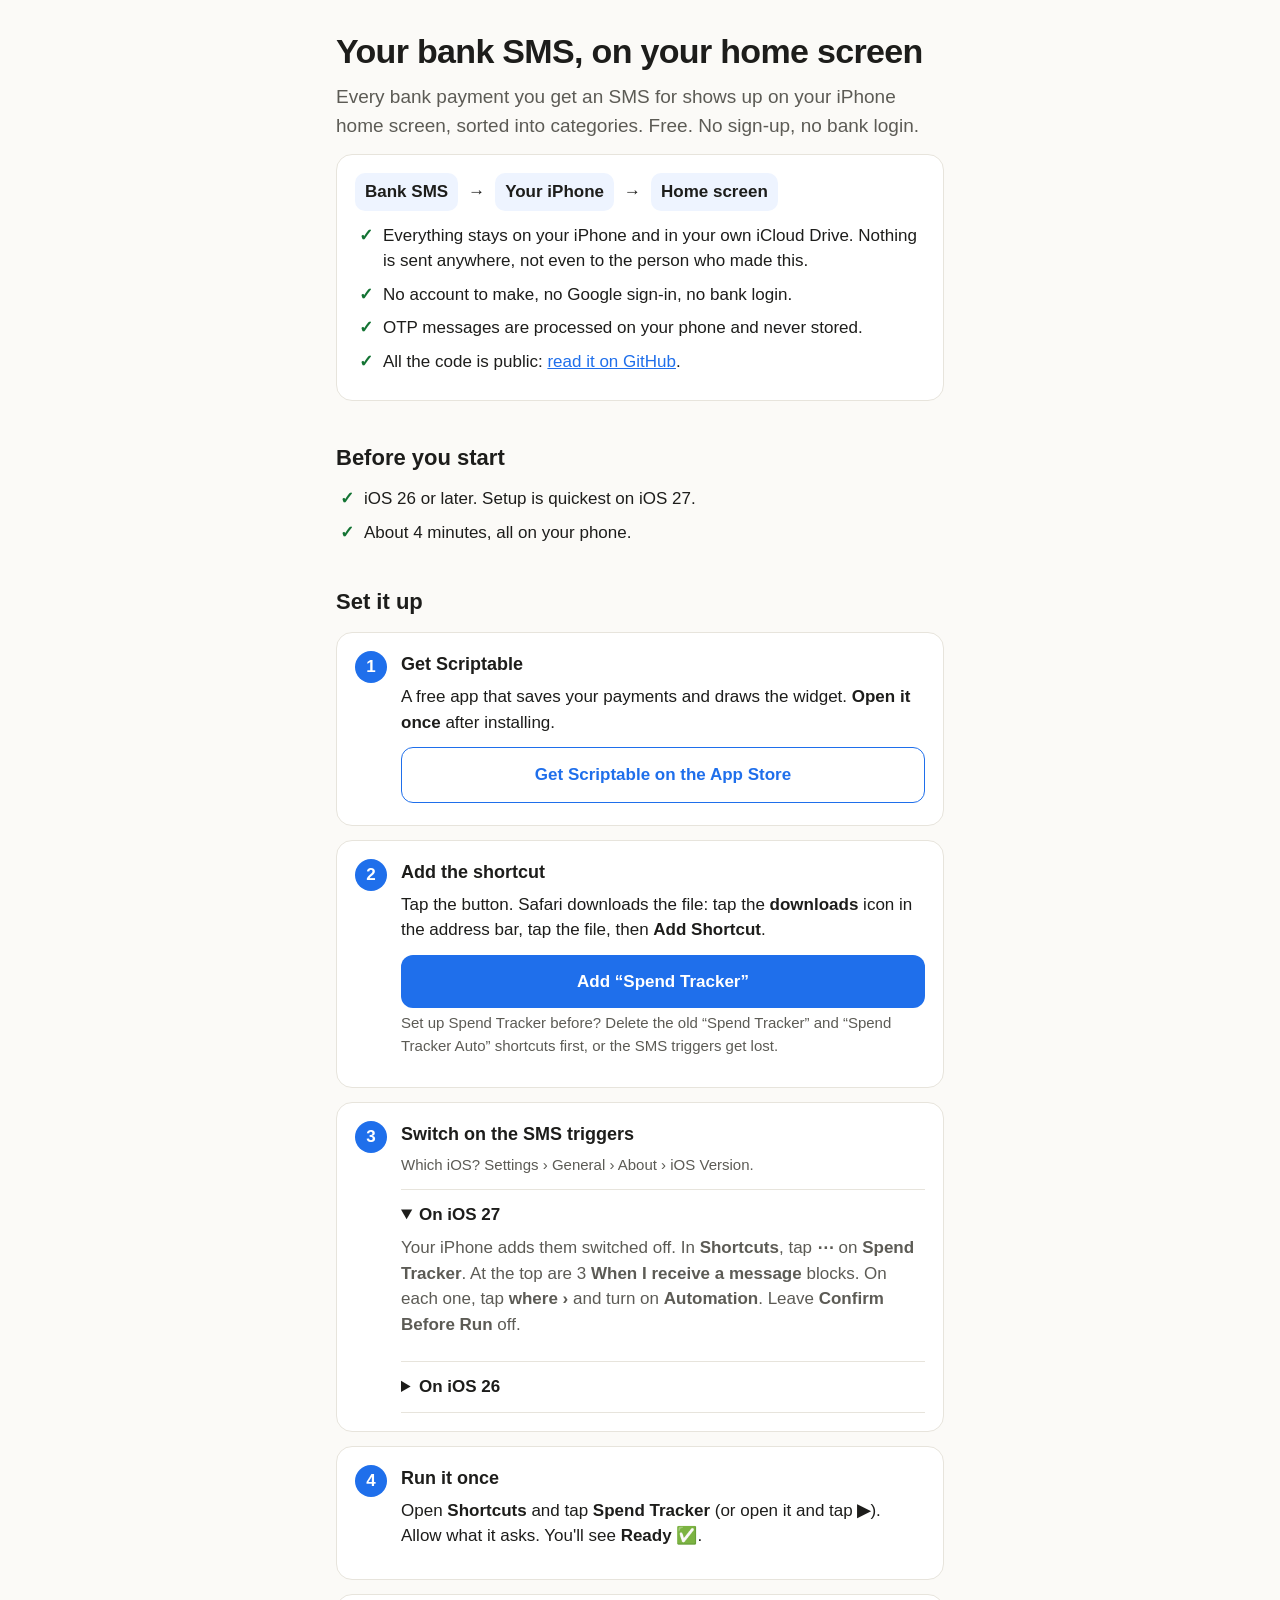
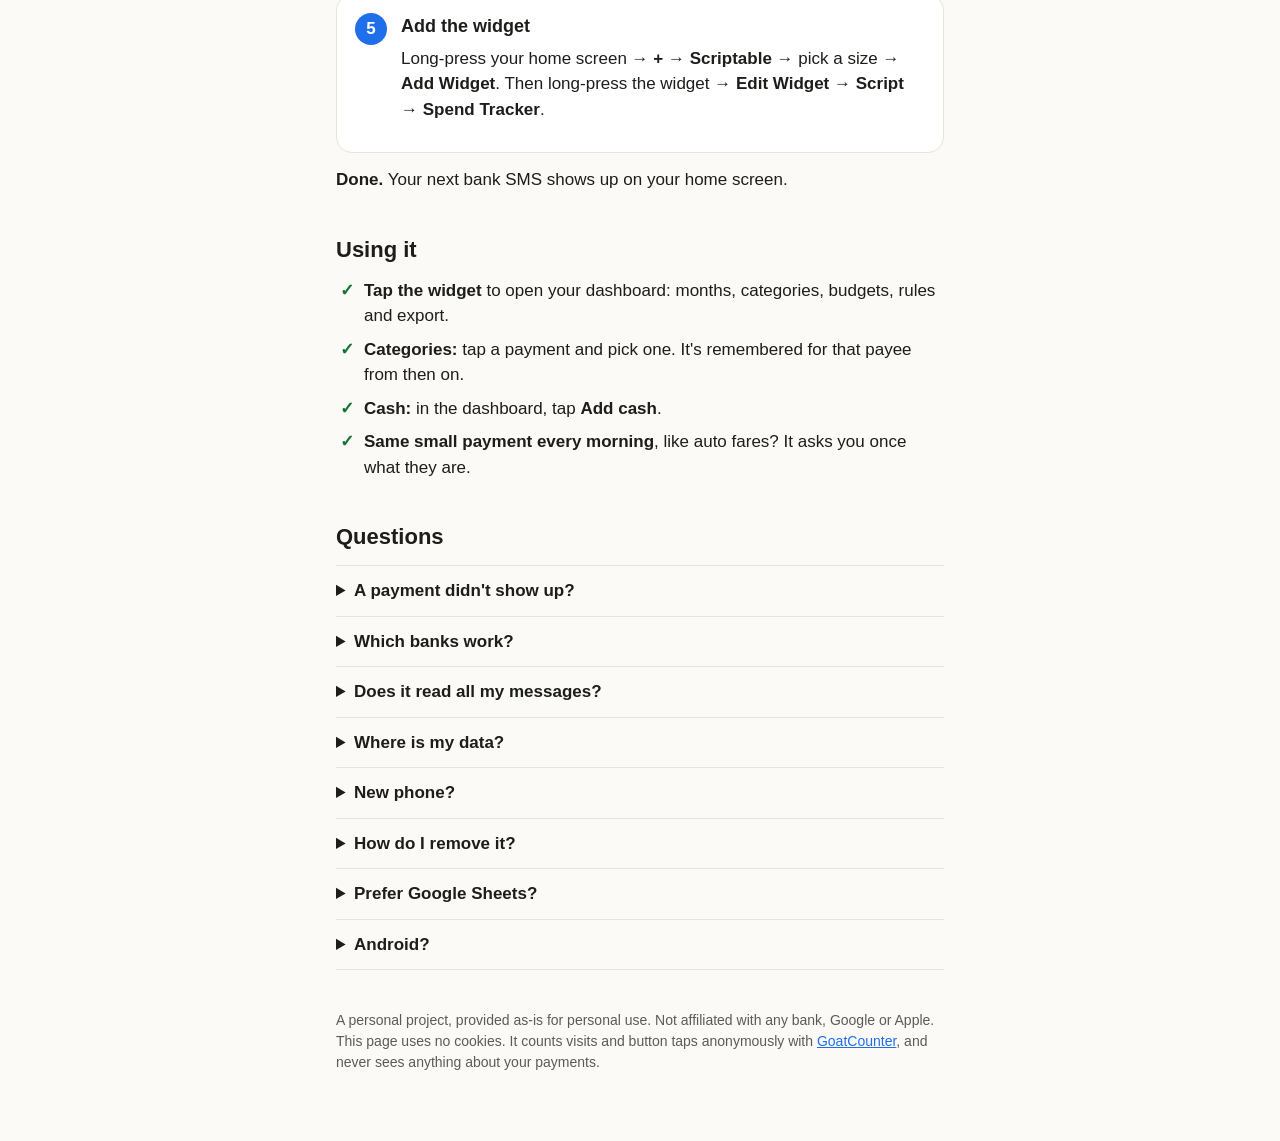
<file: index.html>
<!doctype html>
<html lang="en">
<head>
<meta charset="utf-8">
<meta name="viewport" content="width=device-width, initial-scale=1">
<title>Spend Tracker</title>
<meta name="description" content="Every bank payment you get an SMS for shows up on your iPhone home screen, sorted into categories. Free. No sign-up, no bank login.">
<link rel="stylesheet" href="style.css">
<script data-goatcounter="https://spendtracker.goatcounter.com/count" async src="https://gc.zgo.at/count.v5.js"
        integrity="sha384-atnOLvQb9t+jTSipvd75X2yginT4PjVbqDdlJAmxMm+wYElFmeR6EmLP5bYeoRVQ" crossorigin="anonymous"></script>
</head>
<body>
<main>
  <h1>Your bank SMS, on your home screen</h1>
  <p class="lede">Every bank payment you get an SMS for shows up on your iPhone home screen, sorted into categories. Free. No sign-up, no bank login.</p>

  <div class="card">
    <div class="flow"><span>Bank SMS</span> → <span>Your iPhone</span> → <span>Home screen</span></div>
    <ul class="checks">
      <li>Everything stays on your iPhone and in your own iCloud Drive. Nothing is sent anywhere, not even to the person who made this.</li>
      <li>No account to make, no Google sign-in, no bank login.</li>
      <li>OTP messages are processed on your phone and never stored.</li>
      <li>All the code is public: <a href="https://github.com/ismailwangde/spend-tracker">read it on GitHub</a>.</li>
    </ul>
  </div>

  <h2>Before you start</h2>
  <ul class="checks">
    <li>iOS 26 or later. Setup is quickest on iOS 27.</li>
    <li>About 4 minutes, all on your phone.</li>
  </ul>

  <h2>Set it up</h2>
  <ol class="steps">
    <li class="card">
      <h3>Get Scriptable</h3>
      <p>A free app that saves your payments and draws the widget. <b>Open it once</b> after installing.</p>
      <a class="btn secondary" data-goatcounter-click="get-scriptable" href="https://apps.apple.com/app/scriptable/id1405459188">Get Scriptable on the App Store</a>
    </li>
    <li class="card">
      <h3>Add the shortcut</h3>
      <p>Tap the button. Safari downloads the file: tap the <b class="ui">downloads</b> icon in the address bar, tap the file, then <b class="ui">Add Shortcut</b>.</p>
      <a class="btn" data-goatcounter-click="add-shortcut" href="shortcuts/Spend%20Tracker.shortcut">Add “Spend Tracker”</a>
      <p class="note">Set up Spend Tracker before? Delete the old “Spend Tracker” and “Spend Tracker Auto” shortcuts first, or the SMS triggers get lost.</p>
    </li>
    <li class="card" id="step-sms">
      <h3>Switch on the SMS triggers</h3>
      <p class="note">Which iOS? Settings › General › About › iOS Version.</p>
      <details open><summary>On iOS 27</summary>
        <p>Your iPhone adds them switched off. In <b class="ui">Shortcuts</b>, tap <b class="ui">⋯</b> on <b class="ui">Spend Tracker</b>. At the top are 3 <b class="ui">When I receive a message</b> blocks. On each one, tap <b class="ui">where ›</b> and turn on <b class="ui">Automation</b>. Leave <b class="ui">Confirm Before Run</b> off.</p></details>
      <details><summary>On iOS 26</summary>
        <p>Make 3 automations, one for each word: <b class="ui">ebit</b>, <b class="ui">pent</b> and <b class="ui">ent Rs</b>.</p>
        <ol class="sub">
          <li>In <b class="ui">Shortcuts</b>, open the <b class="ui">Automation</b> tab and tap <b class="ui">+</b>.</li>
          <li>Tap <b class="ui">Message</b>. Next to <b class="ui">Message Contains</b>, type the word exactly as shown.</li>
          <li>Choose <b class="ui">Run Immediately</b>, then <b class="ui">Next</b>.</li>
          <li>Pick <b class="ui">Spend Tracker</b>.</li>
        </ol>
        <p>Repeat for the other two words.</p></details>
    </li>
    <li class="card">
      <h3>Run it once</h3>
      <p>Open <b class="ui">Shortcuts</b> and tap <b class="ui">Spend Tracker</b> (or open it and tap <b class="ui">▶</b>). Allow what it asks. You'll see <b class="ui">Ready ✅</b>.</p>
    </li>
    <li class="card">
      <h3>Add the widget</h3>
      <p>Long-press your home screen → <b class="ui">+</b> → <b class="ui">Scriptable</b> → pick a size → <b class="ui">Add Widget</b>. Then long-press the widget → <b class="ui">Edit Widget</b> → <b class="ui">Script</b> → <b class="ui">Spend Tracker</b>.</p>
    </li>
  </ol>
  <p><b>Done.</b> Your next bank SMS shows up on your home screen.</p>

  <h2>Using it</h2>
  <ul class="checks">
    <li><b>Tap the widget</b> to open your dashboard: months, categories, budgets, rules and export.</li>
    <li><b>Categories:</b> tap a payment and pick one. It's remembered for that payee from then on.</li>
    <li><b>Cash:</b> in the dashboard, tap <b>Add cash</b>.</li>
    <li><b>Same small payment every morning</b>, like auto fares? It asks you once what they are.</li>
  </ul>

  <h2>Questions</h2>
  <details><summary>A payment didn't show up?</summary>
    <p>Check that all 3 SMS triggers are switched on, or on iOS 26 that all 3 automations exist (step 3). Then tap the widget: it refreshes on its own only every 15 minutes or so. If the payment still isn't there, open <b>More › Skipped messages</b> in the dashboard to see why it wasn't counted.</p></details>
  <details><summary>Which banks work?</summary>
    <p>Debit and card SMS from most Indian banks, including HDFC, SBI, ICICI, Axis, Kotak, Union Bank, PNB, Bank of Baroda, Canara and IDFC FIRST. If a message isn't counted, the dashboard's “Skipped messages” shows it with the reason.</p></details>
  <details><summary>Does it read all my messages?</summary>
    <p>No. It runs only on messages containing “debit”, “spent” or “sent Rs”. OTP messages are dropped before anything is saved. Anything that isn't a bank payment is ignored and not saved.</p></details>
  <details><summary>Where is my data?</summary>
    <p>In <b>Files › iCloud Drive › Scriptable › Spend Tracker</b>, in your own iCloud. You can export everything as a CSV from the dashboard any time and open it in Numbers, Excel or Google Sheets.</p></details>
  <details><summary>New phone?</summary>
    <p>Your data comes along with iCloud. On the new phone, install Scriptable, add the shortcut and run it once.</p></details>
  <details><summary>How do I remove it?</summary>
    <p>Delete the Spend Tracker shortcut, delete the Spend Tracker script in Scriptable, and delete the Spend Tracker folder in Files › iCloud Drive › Scriptable.</p></details>
  <details><summary>Prefer Google Sheets?</summary>
    <p>There's also a <a href="sheets.html">Google Sheets version</a>. It takes longer to set up.</p></details>
  <details><summary>Android?</summary>
    <p>Not yet.</p></details>

  <footer>
    <p>A personal project, provided as-is for personal use. Not affiliated with any bank, Google or Apple. This page uses no cookies. It counts visits and button taps anonymously with <a href="https://www.goatcounter.com">GoatCounter</a>, and never sees anything about your payments.</p>
  </footer>
</main>
</body>
</html>
</file>
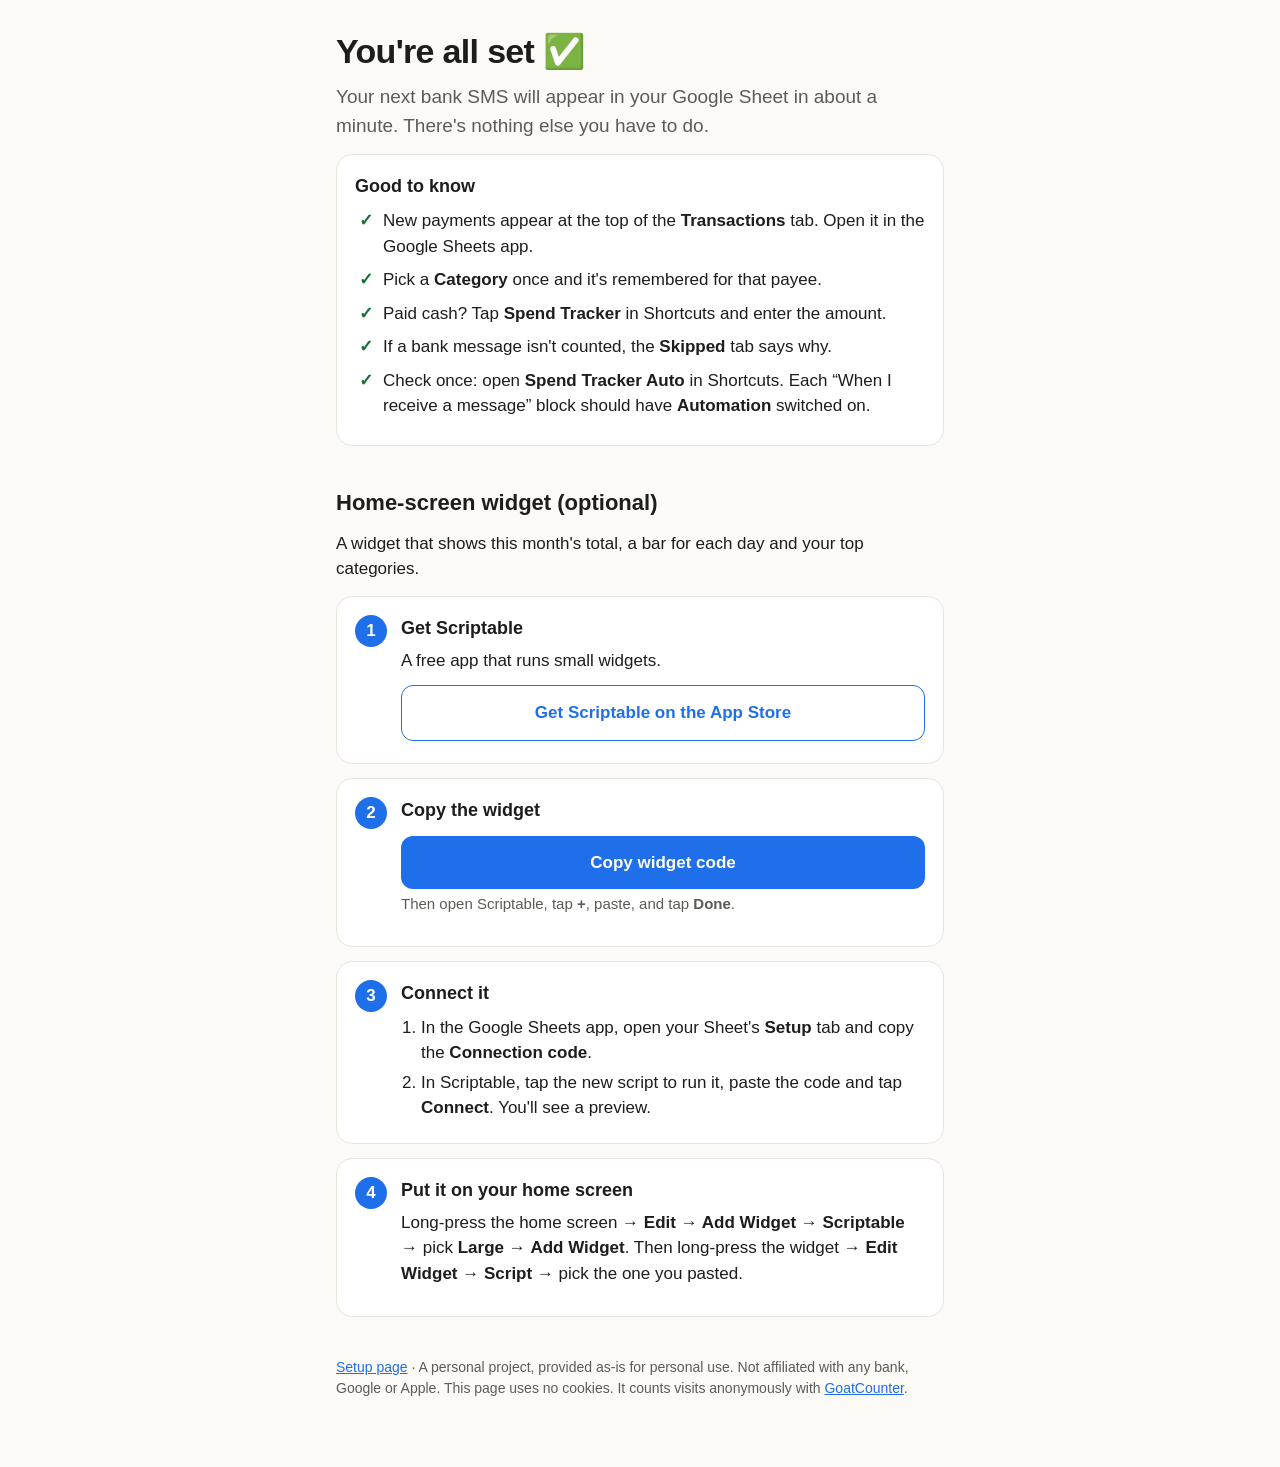
<file: connected.html>
<!doctype html>
<html lang="en">
<head>
<meta charset="utf-8">
<meta name="viewport" content="width=device-width, initial-scale=1">
<title>You're all set · Spend Tracker</title>
<link rel="stylesheet" href="style.css">
<script data-goatcounter="https://spendtracker.goatcounter.com/count" async src="https://gc.zgo.at/count.v5.js"
        integrity="sha384-atnOLvQb9t+jTSipvd75X2yginT4PjVbqDdlJAmxMm+wYElFmeR6EmLP5bYeoRVQ" crossorigin="anonymous"></script>
</head>
<body>
<main>
  <h1>You're all set ✅</h1>
  <p class="lede">Your next bank SMS will appear in your Google Sheet in about a minute. There's nothing else you have to do.</p>

  <div class="card">
    <h3>Good to know</h3>
    <ul class="checks">
      <li>New payments appear at the top of the <b>Transactions</b> tab. Open it in the Google Sheets app.</li>
      <li>Pick a <b>Category</b> once and it's remembered for that payee.</li>
      <li>Paid cash? Tap <b>Spend Tracker</b> in Shortcuts and enter the amount.</li>
      <li>If a bank message isn't counted, the <b>Skipped</b> tab says why.</li>
      <li>Check once: open <b>Spend Tracker Auto</b> in Shortcuts. Each “When I receive a message” block should have <b>Automation</b> switched on.</li>
    </ul>
  </div>

  <h2 id="widget">Home-screen widget (optional)</h2>
  <p>A widget that shows this month's total, a bar for each day and your top categories.</p>
  <ol class="steps">
    <li class="card">
      <h3>Get Scriptable</h3>
      <p>A free app that runs small widgets.</p>
      <a class="btn secondary" href="https://apps.apple.com/app/scriptable/id1405459188">Get Scriptable on the App Store</a>
    </li>
    <li class="card">
      <h3>Copy the widget</h3>
      <a class="btn" id="copy" href="script/widget.js" data-goatcounter-click="copy-widget">Copy widget code</a>
      <p class="note" id="copied">Then open Scriptable, tap <b class="ui">+</b>, paste, and tap <b class="ui">Done</b>.</p>
    </li>
    <li class="card">
      <h3>Connect it</h3>
      <ol class="sub">
        <li>In the Google Sheets app, open your Sheet's <b class="ui">Setup</b> tab and copy the <b class="ui">Connection code</b>.</li>
        <li>In Scriptable, tap the new script to run it, paste the code and tap <b class="ui">Connect</b>. You'll see a preview.</li>
      </ol>
    </li>
    <li class="card">
      <h3>Put it on your home screen</h3>
      <p>Long-press the home screen → <b class="ui">Edit → Add Widget → Scriptable</b> → pick <b class="ui">Large</b> → <b class="ui">Add Widget</b>. Then long-press the widget → <b class="ui">Edit Widget</b> → <b class="ui">Script</b> → pick the one you pasted.</p>
    </li>
  </ol>

  <footer>
    <p><a href="./">Setup page</a> · A personal project, provided as-is for personal use. Not affiliated with any bank, Google or Apple. This page uses no cookies. It counts visits anonymously with <a href="https://www.goatcounter.com">GoatCounter</a>.</p>
  </footer>
</main>
<script>
  // Copy the widget's code in one tap. Falls back to opening the file if the clipboard is blocked.
  const btn = document.getElementById('copy');
  let code = '';
  fetch('script/widget.js').then(r => r.text()).then(t => { code = t; }).catch(() => {});
  btn.addEventListener('click', e => {
    if (!code || !navigator.clipboard) return;
    e.preventDefault();
    navigator.clipboard.writeText(code).then(() => {
      btn.textContent = 'Copied ✓';
      document.getElementById('copied').innerHTML = 'Now open Scriptable, tap <b class="ui">+</b>, paste, and tap <b class="ui">Done</b>.';
    }, () => { location.href = 'script/widget.js'; });
  });
</script>
</body>
</html>
</file>
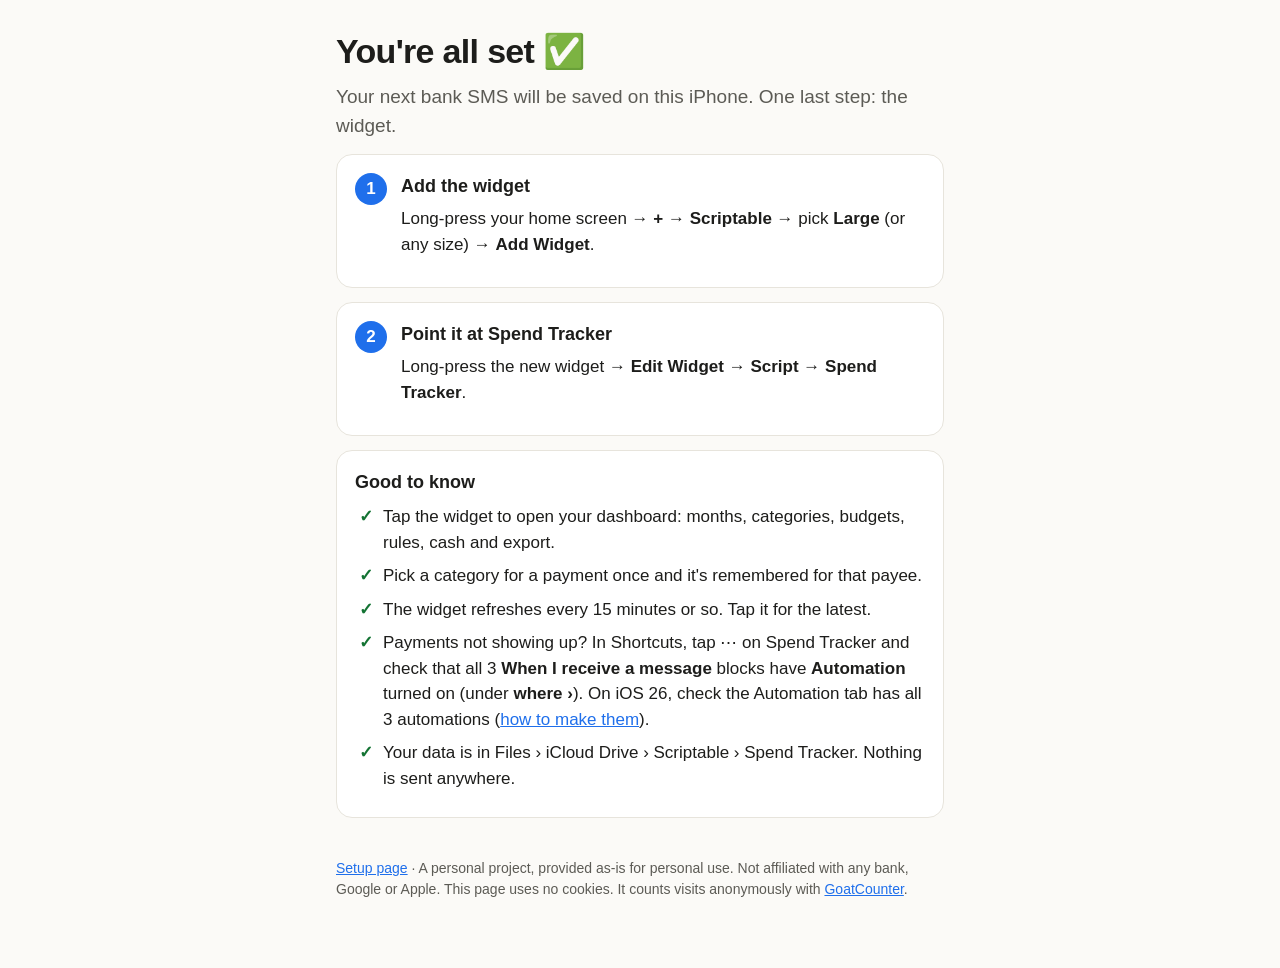
<file: ready.html>
<!doctype html>
<html lang="en">
<head>
<meta charset="utf-8">
<meta name="viewport" content="width=device-width, initial-scale=1">
<title>You're all set · Spend Tracker</title>
<link rel="stylesheet" href="style.css">
<script data-goatcounter="https://spendtracker.goatcounter.com/count" async src="https://gc.zgo.at/count.v5.js"
        integrity="sha384-atnOLvQb9t+jTSipvd75X2yginT4PjVbqDdlJAmxMm+wYElFmeR6EmLP5bYeoRVQ" crossorigin="anonymous"></script>
</head>
<body>
<main>
  <h1>You're all set ✅</h1>
  <p class="lede">Your next bank SMS will be saved on this iPhone. One last step: the widget.</p>

  <ol class="steps">
    <li class="card">
      <h3>Add the widget</h3>
      <p>Long-press your home screen → <b class="ui">+</b> → <b class="ui">Scriptable</b> → pick <b class="ui">Large</b> (or any size) → <b class="ui">Add Widget</b>.</p>
    </li>
    <li class="card">
      <h3>Point it at Spend Tracker</h3>
      <p>Long-press the new widget → <b class="ui">Edit Widget</b> → <b class="ui">Script</b> → <b class="ui">Spend Tracker</b>.</p>
    </li>
  </ol>

  <div class="card">
    <h3>Good to know</h3>
    <ul class="checks">
      <li>Tap the widget to open your dashboard: months, categories, budgets, rules, cash and export.</li>
      <li>Pick a category for a payment once and it's remembered for that payee.</li>
      <li>The widget refreshes every 15 minutes or so. Tap it for the latest.</li>
      <li>Payments not showing up? In Shortcuts, tap ⋯ on Spend Tracker and check that all 3 <b>When I receive a message</b> blocks have <b>Automation</b> turned on (under <b>where ›</b>). On iOS 26, check the Automation tab has all 3 automations (<a href="./#step-sms">how to make them</a>).</li>
      <li>Your data is in Files › iCloud Drive › Scriptable › Spend Tracker. Nothing is sent anywhere.</li>
    </ul>
  </div>

  <footer>
    <p><a href="./">Setup page</a> · A personal project, provided as-is for personal use. Not affiliated with any bank, Google or Apple. This page uses no cookies. It counts visits anonymously with <a href="https://www.goatcounter.com">GoatCounter</a>.</p>
  </footer>
</main>
</body>
</html>
</file>
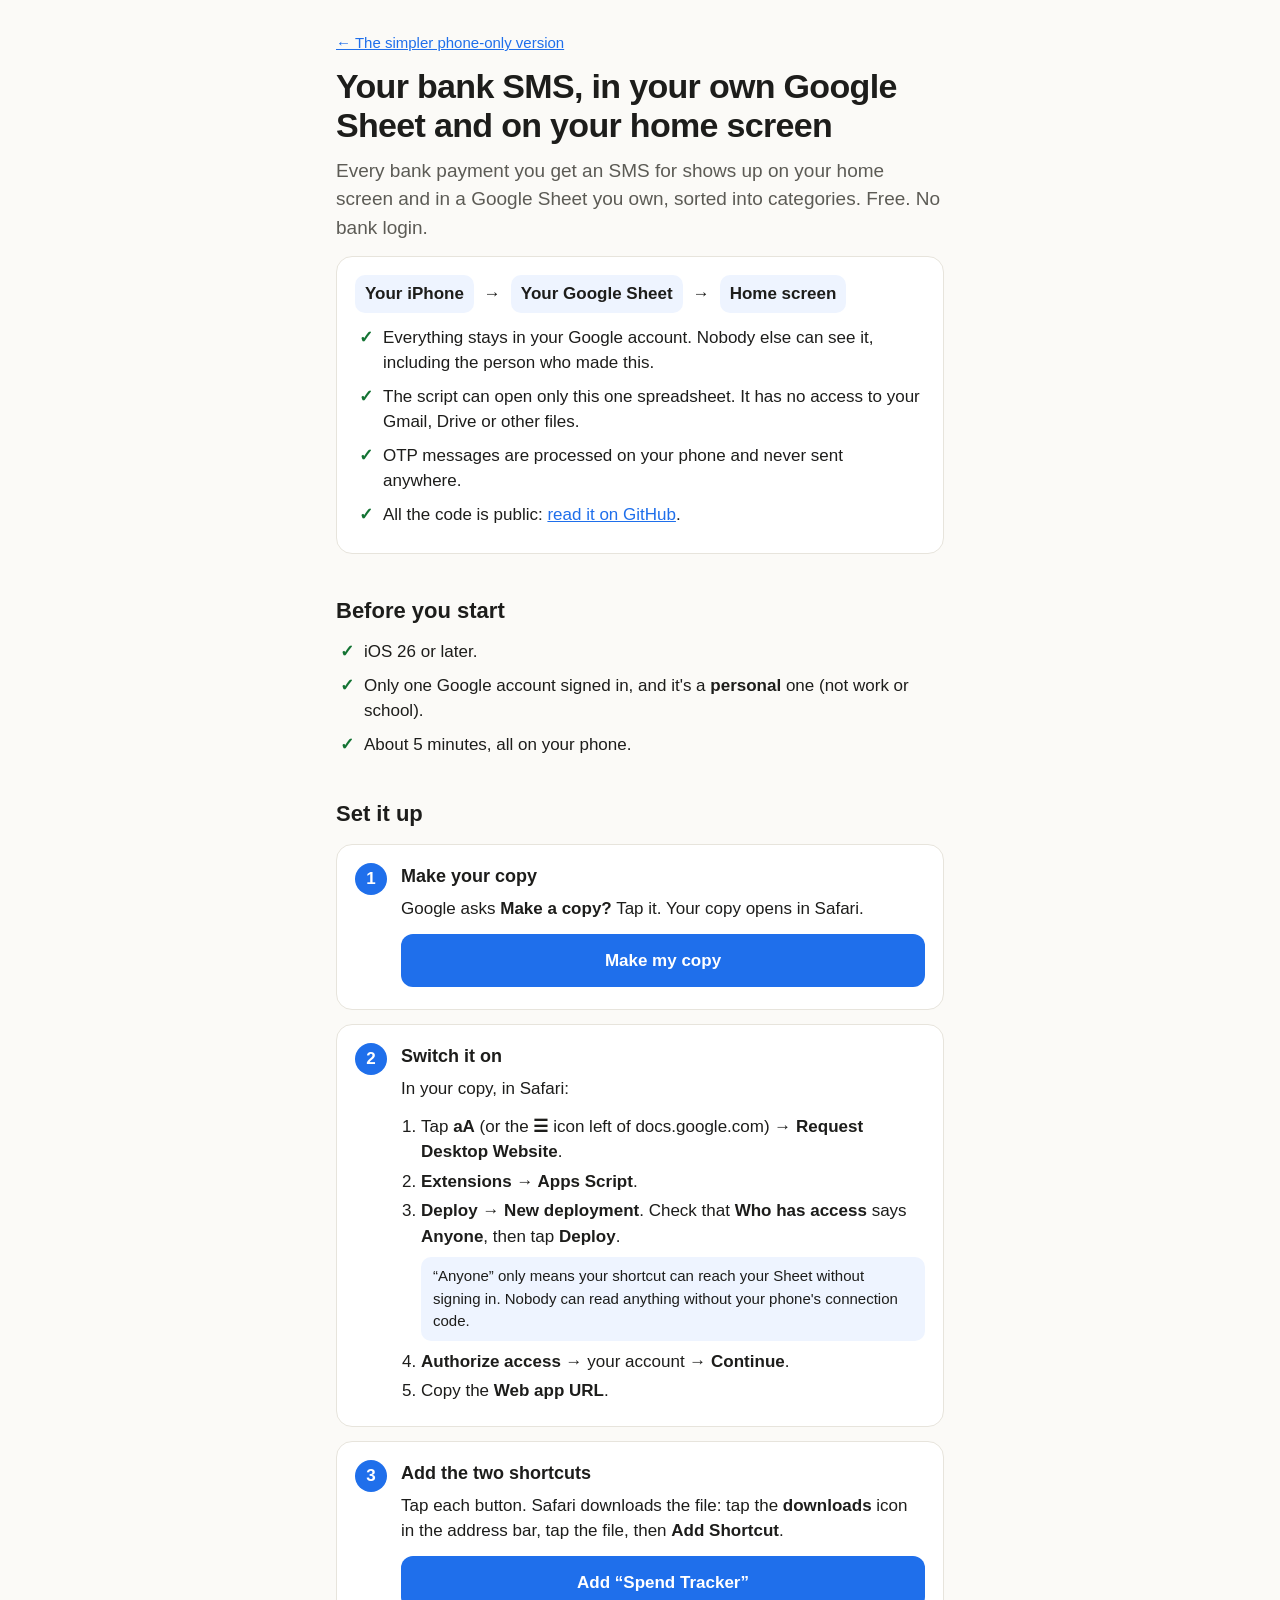
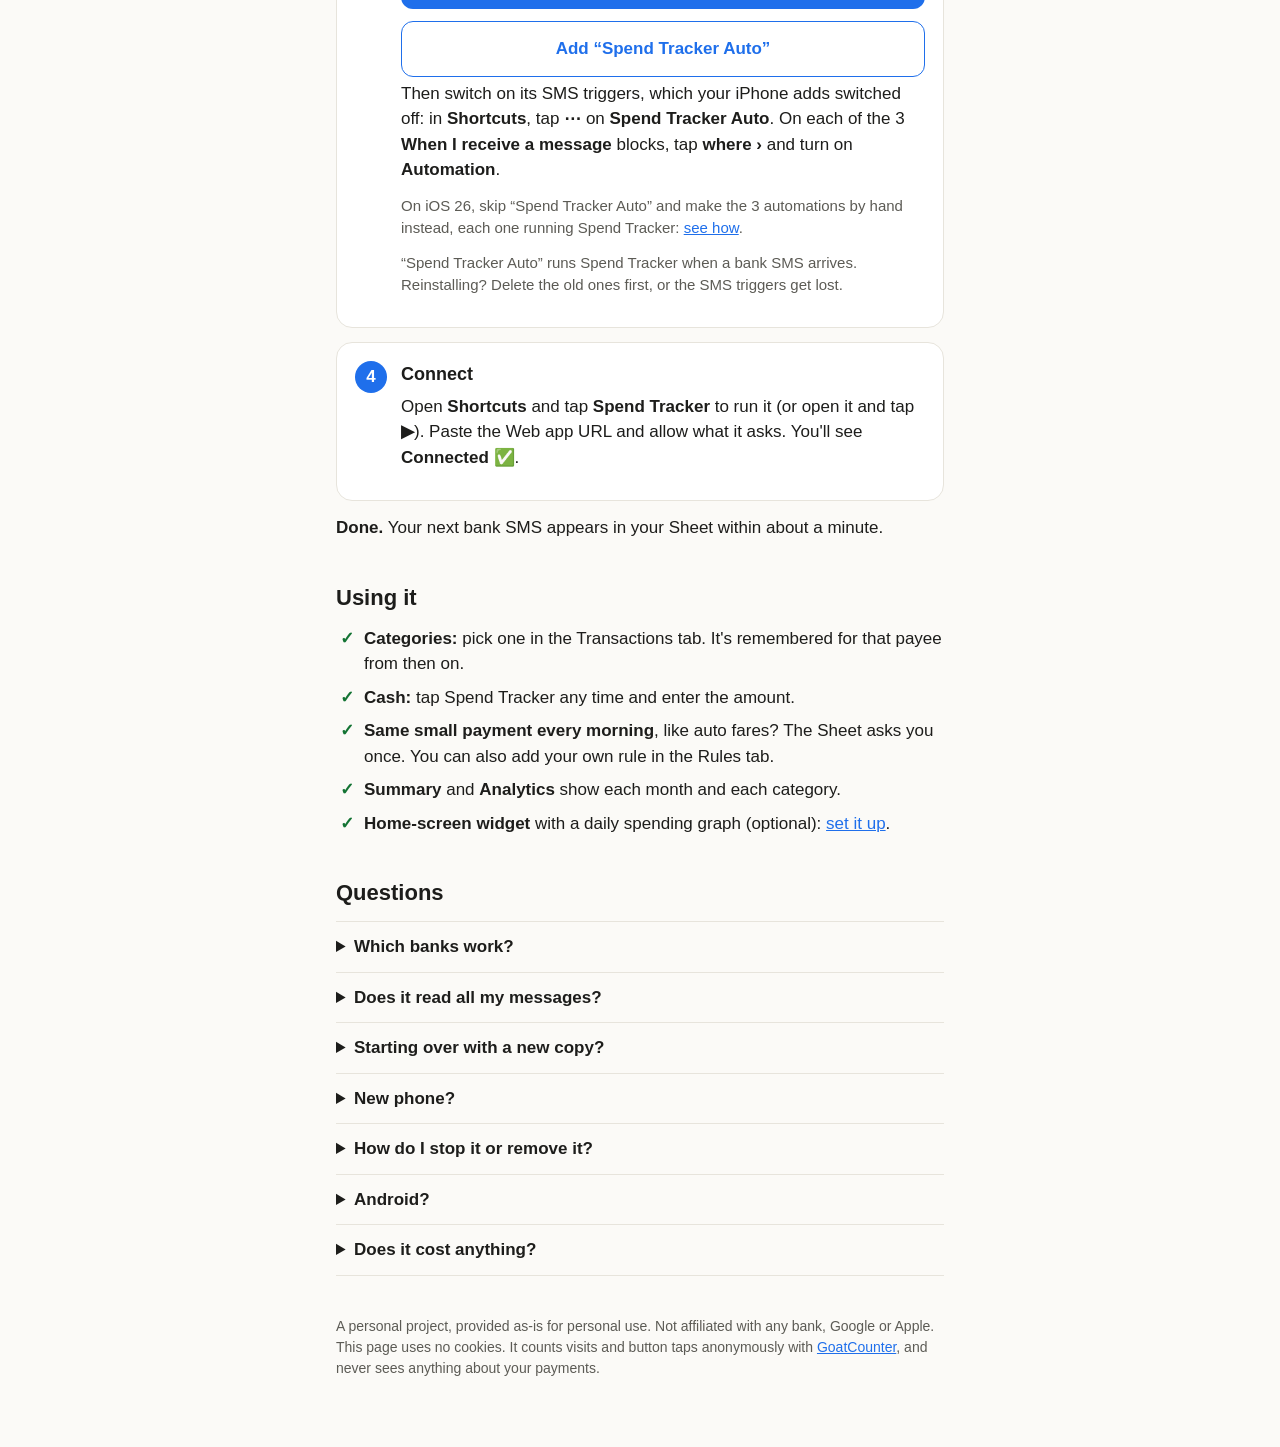
<file: sheets.html>
<!doctype html>
<html lang="en">
<head>
<meta charset="utf-8">
<meta name="viewport" content="width=device-width, initial-scale=1">
<title>Spend Tracker · Google Sheets version</title>
<meta name="description" content="Every bank SMS on your iPhone lands in your own Google Sheet, sorted into categories. Free. No app, no bank login.">
<link rel="stylesheet" href="style.css">
<script data-goatcounter="https://spendtracker.goatcounter.com/count" async src="https://gc.zgo.at/count.v5.js"
        integrity="sha384-atnOLvQb9t+jTSipvd75X2yginT4PjVbqDdlJAmxMm+wYElFmeR6EmLP5bYeoRVQ" crossorigin="anonymous"></script>
</head>
<body>
<main>
  <p class="note"><a href="./">← The simpler phone-only version</a></p>
  <h1>Your bank SMS, in your own Google Sheet and on your home screen</h1>
  <p class="lede">Every bank payment you get an SMS for shows up on your home screen and in a Google Sheet you own, sorted into categories. Free. No bank login.</p>

  <div class="card">
    <div class="flow"><span>Your iPhone</span> → <span>Your Google Sheet</span> → <span>Home screen</span></div>
    <ul class="checks">
      <li>Everything stays in your Google account. Nobody else can see it, including the person who made this.</li>
      <li>The script can open only this one spreadsheet. It has no access to your Gmail, Drive or other files.</li>
      <li>OTP messages are processed on your phone and never sent anywhere.</li>
      <li>All the code is public: <a href="https://github.com/ismailwangde/spend-tracker">read it on GitHub</a>.</li>
    </ul>
  </div>

  <h2>Before you start</h2>
  <ul class="checks">
    <li>iOS 26 or later.</li>
    <li>Only one Google account signed in, and it's a <b>personal</b> one (not work or school).</li>
    <li>About 5 minutes, all on your phone.</li>
  </ul>

  <h2>Set it up</h2>
  <ol class="steps">
    <li class="card">
      <h3>Make your copy</h3>
      <p>Google asks <b class="ui">Make a copy?</b> Tap it. Your copy opens in Safari.</p>
      <a class="btn" data-goatcounter-click="sheets-make-copy" href="https://docs.google.com/spreadsheets/d/1UtuPZoZXz4YGXaSS0y_rEscGVijfh5A-f_1N8e2gOnk/copy">Make my copy</a>
    </li>
    <li class="card">
      <h3>Switch it on</h3>
      <p>In your copy, in Safari:</p>
      <ol class="sub">
        <li>Tap <b class="ui">aA</b> (or the <b class="ui">☰</b> icon left of docs.google.com) → <b class="ui">Request Desktop Website</b>.</li>
        <li><b class="ui">Extensions → Apps Script</b>.</li>
        <li><b class="ui">Deploy → New deployment</b>. Check that <b class="ui">Who has access</b> says <b class="ui">Anyone</b>, then tap <b class="ui">Deploy</b>.
          <div class="quote">“Anyone” only means your shortcut can reach your Sheet without signing in. Nobody can read anything without your phone's connection code.</div></li>
        <li><b class="ui">Authorize access</b> → your account → <b class="ui">Continue</b>.</li>
        <li>Copy the <b class="ui">Web app URL</b>.</li>
      </ol>
    </li>
    <li class="card">
      <h3>Add the two shortcuts</h3>
      <p>Tap each button. Safari downloads the file: tap the <b class="ui">downloads</b> icon in the address bar, tap the file, then <b class="ui">Add Shortcut</b>.</p>
      <a class="btn" data-goatcounter-click="sheets-add-shortcut" href="shortcuts/sheets/Spend%20Tracker.shortcut">Add “Spend Tracker”</a>
      <a class="btn secondary" data-goatcounter-click="sheets-add-auto" href="shortcuts/sheets/Spend%20Tracker%20Auto.shortcut">Add “Spend Tracker Auto”</a>
      <p>Then switch on its SMS triggers, which your iPhone adds switched off: in <b class="ui">Shortcuts</b>, tap <b class="ui">⋯</b> on <b class="ui">Spend Tracker Auto</b>. On each of the 3 <b class="ui">When I receive a message</b> blocks, tap <b class="ui">where ›</b> and turn on <b class="ui">Automation</b>.</p>
      <p class="note">On iOS 26, skip “Spend Tracker Auto” and make the 3 automations by hand instead, each one running Spend Tracker: <a href="./#step-sms">see how</a>.</p>
      <p class="note">“Spend Tracker Auto” runs Spend Tracker when a bank SMS arrives. Reinstalling? Delete the old ones first, or the SMS triggers get lost.</p>
    </li>
    <li class="card">
      <h3>Connect</h3>
      <p>Open <b class="ui">Shortcuts</b> and tap <b class="ui">Spend Tracker</b> to run it (or open it and tap <b class="ui">▶</b>). Paste the Web app URL and allow what it asks. You'll see <b class="ui">Connected ✅</b>.</p>
    </li>
  </ol>
  <p><b>Done.</b> Your next bank SMS appears in your Sheet within about a minute.</p>

  <h2>Using it</h2>
  <ul class="checks">
    <li><b>Categories:</b> pick one in the Transactions tab. It's remembered for that payee from then on.</li>
    <li><b>Cash:</b> tap Spend Tracker any time and enter the amount.</li>
    <li><b>Same small payment every morning</b>, like auto fares? The Sheet asks you once. You can also add your own rule in the Rules tab.</li>
    <li><b>Summary</b> and <b>Analytics</b> show each month and each category.</li>
    <li><b>Home-screen widget</b> with a daily spending graph (optional): <a href="connected.html#widget">set it up</a>.</li>
  </ul>

  <h2>Questions</h2>
  <details><summary>Which banks work?</summary>
    <p>Debit and card SMS from most Indian banks, including HDFC, SBI, ICICI, Axis, Kotak, Union Bank, PNB, Bank of Baroda, Canara and IDFC FIRST. If a message isn't counted, it appears in the Skipped tab with the reason.</p></details>
  <details><summary>Does it read all my messages?</summary>
    <p>No. It runs only on messages containing “debit”, “spent” or “sent Rs”. OTP messages are dropped on your phone. Anything that isn't a bank payment is ignored and not saved.</p></details>
  <details><summary>Starting over with a new copy?</summary>
    <p>Your phone remembers the Sheet it's connected to. In the Setup tab of the <b>old</b> Sheet, type <b>yes</b> next to “New phone?”. Then tap Spend Tracker: it says it's no longer connected and asks for the new Web app URL.</p></details>
  <details><summary>New phone?</summary>
    <p>In the Setup tab of your Sheet, type <b>yes</b> next to “New phone?”. Then add the shortcuts on the new phone and run Spend Tracker once.</p></details>
  <details><summary>How do I stop it or remove it?</summary>
    <p>Delete the two shortcuts. To remove the script's access, go to <a href="https://myaccount.google.com/permissions">myaccount.google.com/permissions</a> → Spend Tracker → Remove access. Deleting the Sheet deletes everything.</p></details>
  <details><summary>Android?</summary>
    <p>Not yet.</p></details>
  <details><summary>Does it cost anything?</summary>
    <p>No, it's free.</p></details>

  <footer>
    <p>A personal project, provided as-is for personal use. Not affiliated with any bank, Google or Apple. This page uses no cookies. It counts visits and button taps anonymously with <a href="https://www.goatcounter.com">GoatCounter</a>, and never sees anything about your payments.</p>
  </footer>
</main>
</body>
</html>
</file>
<file: style.css>
:root {
  --bg: #fbfaf7; --card: #ffffff; --ink: #1d1d1b; --ink2: #5c5b55; --line: #e7e4dc;
  --accent: #1f6feb; --accent-ink: #ffffff; --good: #137333; --soft: #eef4ff;
}
@media (prefers-color-scheme: dark) {
  :root:not([data-theme="light"]) {
    --bg: #151514; --card: #1f1f1d; --ink: #f2f1ec; --ink2: #b3b1a8; --line: #33322e;
    --accent: #5b9dff; --accent-ink: #0b1220; --good: #6fcf8f; --soft: #1b2638;
  }
}
:root[data-theme="dark"] {
  --bg: #151514; --card: #1f1f1d; --ink: #f2f1ec; --ink2: #b3b1a8; --line: #33322e;
  --accent: #5b9dff; --accent-ink: #0b1220; --good: #6fcf8f; --soft: #1b2638;
}
* { box-sizing: border-box; }
body { margin: 0; background: var(--bg); color: var(--ink); font: 17px/1.5 -apple-system, BlinkMacSystemFont, "Segoe UI", Roboto, sans-serif; }
main { max-width: 640px; margin: 0 auto; padding: 32px 16px 56px; }
h1 { font-size: 34px; line-height: 1.15; margin: 0 0 12px; letter-spacing: -0.02em; }
h2 { font-size: 22px; margin: 40px 0 12px; }
h3 { font-size: 18px; margin: 0 0 6px; }
p { margin: 0 0 12px; }
.lede { font-size: 19px; color: var(--ink2); }
.card { background: var(--card); border: 1px solid var(--line); border-radius: 16px; padding: 18px; margin: 14px 0; }
.flow { display: flex; align-items: center; gap: 10px; font-weight: 600; margin-bottom: 12px; flex-wrap: wrap; }
.flow span { background: var(--soft); border-radius: 10px; padding: 6px 10px; }
ul.checks { list-style: none; padding: 0; margin: 0; }
ul.checks li { padding-left: 28px; position: relative; margin: 8px 0; }
ul.checks li::before { content: "✓"; position: absolute; left: 4px; color: var(--good); font-weight: 700; }
ol.steps { list-style: none; padding: 0; margin: 0; counter-reset: s; }
ol.steps > li { counter-increment: s; position: relative; padding: 18px 18px 18px 64px; }
ol.steps > li::before { content: counter(s); position: absolute; left: 18px; top: 18px; width: 32px; height: 32px; border-radius: 50%;
  background: var(--accent); color: var(--accent-ink); font-weight: 700; display: grid; place-items: center; }
ol.sub { margin: 8px 0 0; padding-left: 20px; }
ol.sub li { margin: 4px 0; }
.btn { display: block; text-align: center; background: var(--accent); color: var(--accent-ink); text-decoration: none; font-weight: 600;
  border-radius: 12px; padding: 14px 16px; margin: 12px 0 4px; }
.btn.secondary { background: transparent; color: var(--accent); border: 1.5px solid var(--accent); }
.note { font-size: 15px; color: var(--ink2); }
.quote { font-size: 15px; background: var(--soft); border-radius: 10px; padding: 8px 12px; margin: 8px 0; }
b.ui { font-weight: 600; }
details { border-top: 1px solid var(--line); padding: 12px 0; }
details:last-of-type { border-bottom: 1px solid var(--line); }
summary { cursor: pointer; font-weight: 600; }
details p { margin-top: 8px; color: var(--ink2); }
a { color: var(--accent); }
footer { margin-top: 40px; font-size: 14px; color: var(--ink2); }
</file>
